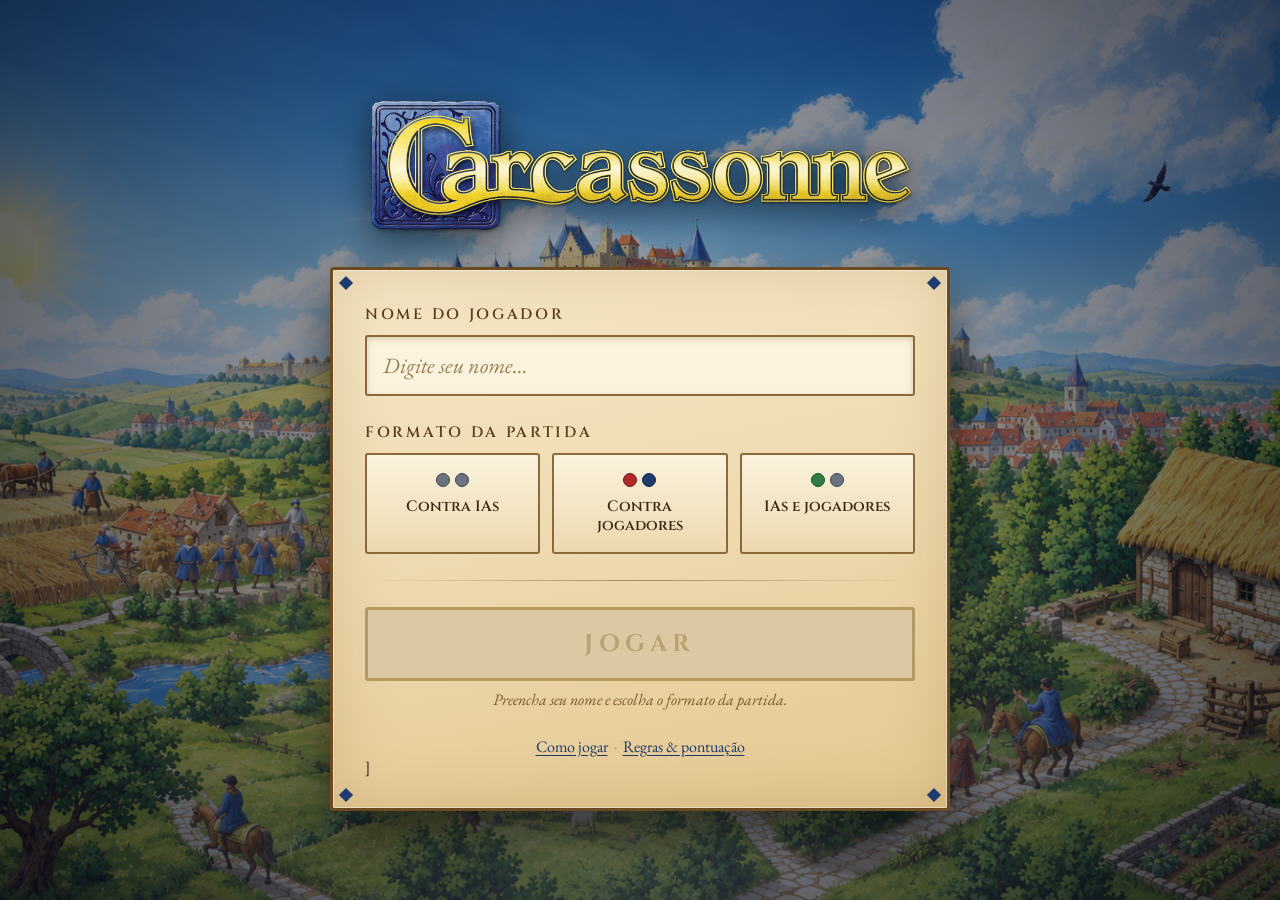
<file: index.html>
<!DOCTYPE html>
<html lang="pt-BR">
<head>
<meta charset="utf-8">
<meta name="viewport" content="width=device-width, initial-scale=1">
<title>Carcassonne</title>
<meta name="description" content="Tela inicial do Carcassonne: escolha seu nome e o formato da partida.">
<link rel="preconnect" href="https://fonts.googleapis.com">
<link rel="preconnect" href="https://fonts.gstatic.com" crossorigin>
<link href="https://fonts.googleapis.com/css2?family=Cinzel:wght@400;600;700&family=EB+Garamond:ital,wght@0,400;0,500;0,600;1,400&display=swap" rel="stylesheet">
<link rel="stylesheet" href="styles.css">
</head>
<body>

<main class="scene">
  <div class="scene__art" aria-hidden="true"></div>
  <div class="scene__mist" data-mist aria-hidden="true"></div>
  <div class="scene__vignette" aria-hidden="true"></div>

  <div class="stage">

    <img class="logo" src="assets/Logocarcassone.png" alt="Carcassonne" data-logo>
    <p class="logo-fallback" data-logo-fallback hidden>Carcassonne</p>

    <section class="panel">
      <span class="panel__pin panel__pin--tl" aria-hidden="true"></span>
      <span class="panel__pin panel__pin--tr" aria-hidden="true"></span>
      <span class="panel__pin panel__pin--bl" aria-hidden="true"></span>
      <span class="panel__pin panel__pin--br" aria-hidden="true"></span>

      <div class="view" data-view="setup">

        <div class="field">
          <label class="field__label" for="player-name">Nome do jogador</label>
          <input class="field__input" id="player-name" data-name type="text" maxlength="18"
                 placeholder="Digite seu nome..." autocomplete="off" spellcheck="false">
        </div>

        <div class="field">
          <span class="field__label" id="mode-label">Formato da partida</span>
          <div class="modes" role="radiogroup" aria-labelledby="mode-label" data-modes>

            <button class="mode" type="button" role="radio" aria-checked="false" tabindex="0" data-mode="ai">
              <span class="mode__meeples" aria-hidden="true">
                <span class="meeple meeple--grey"></span>
                <span class="meeple meeple--grey"></span>
              </span>
              <span class="mode__name">Contra IAs</span>
              <span class="mode__ring" aria-hidden="true"></span>
            </button>

            <button class="mode" type="button" role="radio" aria-checked="false" tabindex="-1" data-mode="human">
              <span class="mode__meeples" aria-hidden="true">
                <span class="meeple meeple--red"></span>
                <span class="meeple meeple--blue"></span>
              </span>
              <span class="mode__name">Contra jogadores</span>
              <span class="mode__ring" aria-hidden="true"></span>
            </button>

            <button class="mode" type="button" role="radio" aria-checked="false" tabindex="-1" data-mode="mixed">
              <span class="mode__meeples" aria-hidden="true">
                <span class="meeple meeple--green"></span>
                <span class="meeple meeple--grey"></span>
              </span>
              <span class="mode__name">IAs e jogadores</span>
              <span class="mode__ring" aria-hidden="true"></span>
            </button>

          </div>
        </div>

        <div class="rule" aria-hidden="true"></div>

        <div class="play-block">
          <button class="play" type="button" data-play disabled>Jogar</button>
          <p class="hint" data-hint role="status"></p>
        </div>

        <nav class="links" data-links>
          <a href="#como-jogar" data-link="how">Como jogar</a>
          <span class="links__sep" aria-hidden="true">&nbsp;·&nbsp;</span>
          <a href="#regras" data-link="rules">Regras &amp; pontuação</a>
        </nav>

      </div>

]      <div class="view start" data-view="start" hidden>
        <span class="start__eyebrow">Preparando a partida</span>
        <span class="start__name" data-start-name></span>
        <p class="start__summary" data-summary></p>
        <button class="ghost" type="button" data-back>Voltar</button>
      </div>

    </section>

  </div>
</main>

<script src="app.js"></script>
</body>
</html>
</file>
<file: styles.css>
:root {
  --parchment-1: #f6e7c6;
  --parchment-2: #efdbb2;
  --parchment-3: #e3c891;
  --parchment-light: #fbf3de;

  --ink: #3a2a12;
  --ink-soft: #4a3517;
  --leather: #6b4a22;
  --leather-soft: #8a6a3a;
  --label: #5a3d1a;
  --muted: #7a5a2c;

  --blue: #1e3a6e;
  --blue-light: #2c4c86;
  --blue-dark: #152951;
  --gold: #d4af37;
  --gold-soft: #f7e3a1;
}

* { box-sizing: border-box; }

html, body {
  margin: 0;
  padding: 0;
}

body {
  font-family: 'EB Garamond', Georgia, 'Times New Roman', serif;
  color: var(--ink);
  background: #0d1220;
}

.scene {
  position: relative;
  display: flex;
  align-items: center;
  justify-content: center;
  min-height: 100vh;
  min-height: 100svh;
  width: 100%;
  overflow: hidden;
  padding: 48px 20px;
}

.scene__art {
  position: absolute;
  inset: 0;
  background-size: cover;
  background-position: center 30%;
}

.scene__art {
  background-image:
    radial-gradient(ellipse 70% 42% at 50% 46%, rgba(255, 228, 172, 0.75) 0%, rgba(255, 228, 172, 0) 70%),
    linear-gradient(180deg,
      #24406f 0%,
      #4a6d9c 18%,
      #8fa6bd 34%,
      #d9c193 48%,
      #e8b878 56%,
      #b78a55 66%,
      #6f6141 78%,
      #3f3b2a 100%);
}

.scene__art::before,
.scene__art::after {
  content: "";
  position: absolute;
  left: -2%;
  right: -2%;
  pointer-events: none;
}

.scene__art::before {
  bottom: 24%;
  height: 24%;
  background: radial-gradient(ellipse 75% 110% at 50% 100%, #4c5c34 0%, #3d4b2a 60%, rgba(61, 75, 42, 0) 72%);
  filter: blur(1px);
}

.scene__art::after {
  bottom: 0;
  height: 28%;
  background:
    repeating-linear-gradient(90deg, #2a3320 0 38px, rgba(42, 51, 32, 0) 38px 76px),
    linear-gradient(180deg, #2a3320 0%, #1a2113 100%);
  background-position: 0 0, 0 22px;
  background-size: 100% 30px, 100% 100%;
  background-repeat: no-repeat, no-repeat;
  box-shadow: 0 -24px 50px rgba(20, 26, 15, 0.5);
}

.has-art .scene__art {
  background-image: url('assets/carcassoneimagemfinal.png');
}

.has-art .scene__art::before,
.has-art .scene__art::after {
  display: none;
}

.scene__mist {
  position: absolute;
  inset: -6% -10%;
  background: radial-gradient(ellipse at 50% 80%, rgba(255, 255, 255, 0.35), rgba(255, 255, 255, 0) 60%);
  animation: drift 26s ease-in-out infinite alternate;
  pointer-events: none;
}

.scene__vignette {
  position: absolute;
  inset: 0;
  background: radial-gradient(ellipse at 50% 45%,
    rgba(12, 20, 40, 0.28) 0%,
    rgba(12, 20, 40, 0.55) 55%,
    rgba(8, 12, 26, 0.78) 100%);
  pointer-events: none;
}


:root:not(.has-art) .scene__vignette {
  background: radial-gradient(ellipse at 50% 45%,
    rgba(12, 20, 40, 0.10) 0%,
    rgba(12, 20, 40, 0.34) 55%,
    rgba(8, 12, 26, 0.60) 100%);
}

@keyframes drift {
  from { transform: translate3d(-4%, 0, 0); }
  to   { transform: translate3d(4%, 0, 0); }
}

.stage {
  position: relative;
  width: min(620px, 100%);
  display: flex;
  flex-direction: column;
  align-items: center;
  gap: 26px;
}

.logo {
  width: min(560px, 92%);
  height: auto;
  filter: drop-shadow(0 10px 18px rgba(0, 0, 0, 0.55));
}

.logo-fallback {
  margin: 0;
  font-family: 'Cinzel', Georgia, serif;
  font-size: clamp(34px, 9vw, 62px);
  font-weight: 700;
  letter-spacing: 0.06em;
  text-align: center;
  line-height: 1.05;
  background: linear-gradient(180deg, #fbe9b8 0%, #e6c169 45%, #b58a32 100%);
  -webkit-background-clip: text;
  background-clip: text;
  color: transparent;
  filter: drop-shadow(0 6px 14px rgba(0, 0, 0, 0.65));
}

.panel {
  position: relative;
  width: 100%;
  padding: 34px 32px 30px;
  background: linear-gradient(170deg, var(--parchment-1) 0%, var(--parchment-2) 45%, var(--parchment-3) 100%);
  border: 3px solid var(--leather);
  border-radius: 4px;
  box-shadow:
    0 22px 50px rgba(0, 0, 0, 0.55),
    inset 0 0 0 1px rgba(255, 255, 255, 0.45),
    inset 0 0 60px rgba(150, 110, 55, 0.25);
}

.panel__pin {
  position: absolute;
  width: 10px;
  height: 10px;
  background: var(--blue);
  transform: rotate(45deg);
}

.panel__pin--tl { top: 8px; left: 8px; }
.panel__pin--tr { top: 8px; right: 8px; }
.panel__pin--bl { bottom: 8px; left: 8px; }
.panel__pin--br { bottom: 8px; right: 8px; }

.view {
  display: flex;
  flex-direction: column;
  gap: 26px;
}

.view[hidden] { display: none; }


.field {
  display: flex;
  flex-direction: column;
  gap: 10px;
}

.field__label {
  font-family: 'Cinzel', Georgia, serif;
  font-size: 15px;
  font-weight: 600;
  letter-spacing: 0.18em;
  text-transform: uppercase;
  color: var(--label);
}

.field__input {
  width: 100%;
  padding: 14px 16px;
  font-family: inherit;
  font-size: 22px;
  color: var(--ink);
  background: var(--parchment-light);
  border: 2px solid var(--leather-soft);
  border-radius: 3px;
  outline: none;
  box-shadow: inset 0 2px 6px rgba(120, 88, 44, 0.28);
}

.field__input::placeholder {
  color: #9a7f54;
  font-style: italic;
}

.field__input:focus {
  border-color: var(--blue);
  box-shadow:
    inset 0 2px 6px rgba(120, 88, 44, 0.28),
    0 0 0 3px rgba(30, 58, 110, 0.18);
}


.modes {
  display: grid;
  grid-template-columns: repeat(3, minmax(0, 1fr));
  gap: 12px;
}

.mode {
  position: relative;
  display: flex;
  flex-direction: column;
  align-items: center;
  gap: 10px;
  padding: 18px 10px 16px;
  cursor: pointer;
  font-family: 'Cinzel', Georgia, serif;
  color: var(--ink);
  background: linear-gradient(180deg, var(--parchment-light), #ecd8ae);
  border: 2px solid var(--leather-soft);
  border-radius: 3px;
}

.mode:hover {
  background: linear-gradient(180deg, #fff9e8, #f0dfbb);
  border-color: var(--leather);
}

.mode:focus-visible {
  outline: 3px solid var(--blue);
  outline-offset: 2px;
}

.mode__name {
  font-size: 15px;
  font-weight: 600;
  line-height: 1.3;
}

.mode__meeples {
  display: flex;
  gap: 5px;
}

.mode__ring {
  position: absolute;
  inset: -2px;
  border: 3px solid var(--blue);
  border-radius: 3px;
  box-shadow: 0 0 0 2px rgba(212, 175, 55, 0.55) inset;
  pointer-events: none;
  opacity: 0;
}

.mode[aria-checked="true"] .mode__ring { opacity: 1; }

.meeple {
  width: 14px;
  height: 14px;
  border-radius: 50%;
}

.meeple--grey  { background: #6b7280; border: 1px solid #3f4551; }
.meeple--red   { background: #b02a2a; border: 1px solid #6d1717; }
.meeple--blue  { background: #1e3a6e; border: 1px solid #11224a; }
.meeple--green { background: #2f7d42; border: 1px solid #1b4d28; }


.rule {
  height: 1px;
  background: linear-gradient(90deg, rgba(107, 74, 34, 0), rgba(107, 74, 34, 0.55), rgba(107, 74, 34, 0));
}

.play-block {
  display: flex;
  flex-direction: column;
  align-items: center;
  gap: 8px;
}

.play {
  width: 100%;
  padding: 18px 20px;
  cursor: pointer;
  font-family: 'Cinzel', Georgia, serif;
  font-size: 24px;
  font-weight: 700;
  letter-spacing: 0.22em;
  text-transform: uppercase;
  color: var(--gold-soft);
  background: linear-gradient(180deg, var(--blue-light) 0%, var(--blue) 55%, var(--blue-dark) 100%);
  border: 3px solid var(--gold);
  border-radius: 3px;
  box-shadow:
    0 10px 22px rgba(0, 0, 0, 0.35),
    inset 0 1px 0 rgba(255, 255, 255, 0.25);
}

.play:not([disabled]):hover {
  background: linear-gradient(180deg, #365693 0%, #27467c 55%, #1b3260 100%);
  color: #fff1c2;
}

.play:not([disabled]):active {
  transform: translateY(2px);
}

.play:focus-visible {
  outline: 3px solid var(--gold);
  outline-offset: 3px;
}

.play[disabled] {
  cursor: not-allowed;
  color: #b9a373;
  background: #dcc9a4;
  border-color: #b39a63;
  box-shadow: none;
}

.hint {
  margin: 0;
  font-size: 16px;
  font-style: italic;
  text-align: center;
  color: var(--muted);
}

.hint:empty { display: none; }


.links {
  text-align: center;
  font-size: 16px;
  color: var(--leather);
}

.links a {
  color: var(--blue);
  text-decoration: underline;
  text-underline-offset: 3px;
}

.links a:hover { color: var(--leather-soft); }

.links__sep { opacity: 0.55; }


.start {
  align-items: center;
  gap: 18px;
  padding: 14px 0;
  text-align: center;
}

.start__eyebrow {
  font-family: 'Cinzel', Georgia, serif;
  font-size: 14px;
  letter-spacing: 0.22em;
  text-transform: uppercase;
  color: var(--muted);
}

.start__name {
  font-family: 'Cinzel', Georgia, serif;
  font-size: 30px;
  font-weight: 700;
  line-height: 1.2;
  color: var(--blue);
  overflow-wrap: anywhere;
}

.start__summary {
  margin: 0;
  font-size: 20px;
  color: var(--ink-soft);
  text-wrap: pretty;
}

.ghost {
  margin-top: 6px;
  padding: 12px 26px;
  cursor: pointer;
  font-family: 'Cinzel', Georgia, serif;
  font-size: 15px;
  letter-spacing: 0.16em;
  text-transform: uppercase;
  color: var(--ink);
  background: linear-gradient(180deg, var(--parchment-light), #ecd8ae);
  border: 2px solid var(--leather-soft);
  border-radius: 3px;
}

.ghost:hover { background: #fff9e8; }

.ghost:focus-visible {
  outline: 3px solid var(--blue);
  outline-offset: 2px;
}


@media (max-width: 560px) {
  .scene { padding: 32px 16px; }
  .panel { padding: 26px 18px 22px; }
  .view { gap: 22px; }
  .modes { gap: 8px; }
  .mode { padding: 14px 6px 12px; gap: 8px; }
  .mode__name { font-size: 13px; }
  .field__input { font-size: 19px; }
  .play { font-size: 19px; letter-spacing: 0.16em; padding: 16px 12px; }
  .start__name { font-size: 25px; }
  .start__summary { font-size: 18px; }
}

@media (prefers-reduced-motion: reduce) {
  .scene__mist { animation: none; }
  .play:not([disabled]):active { transform: none; }
}
</file>
